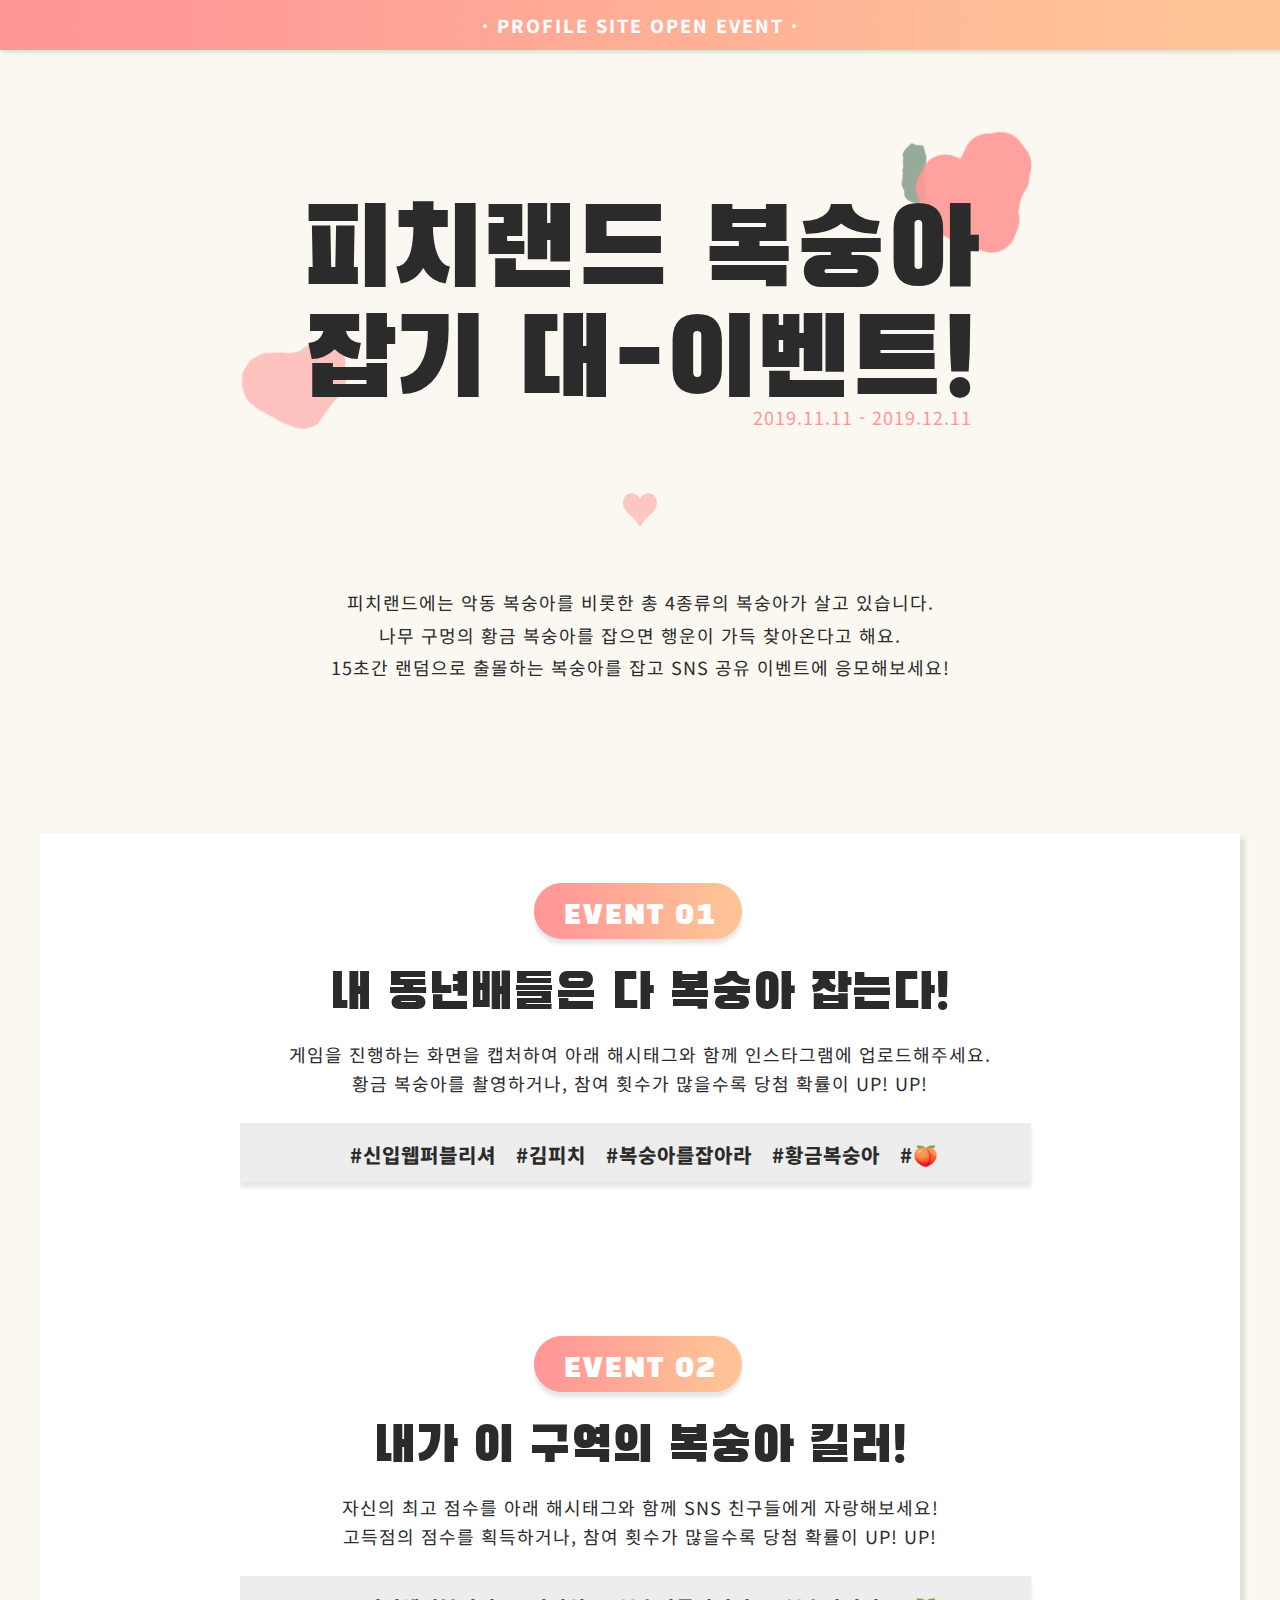
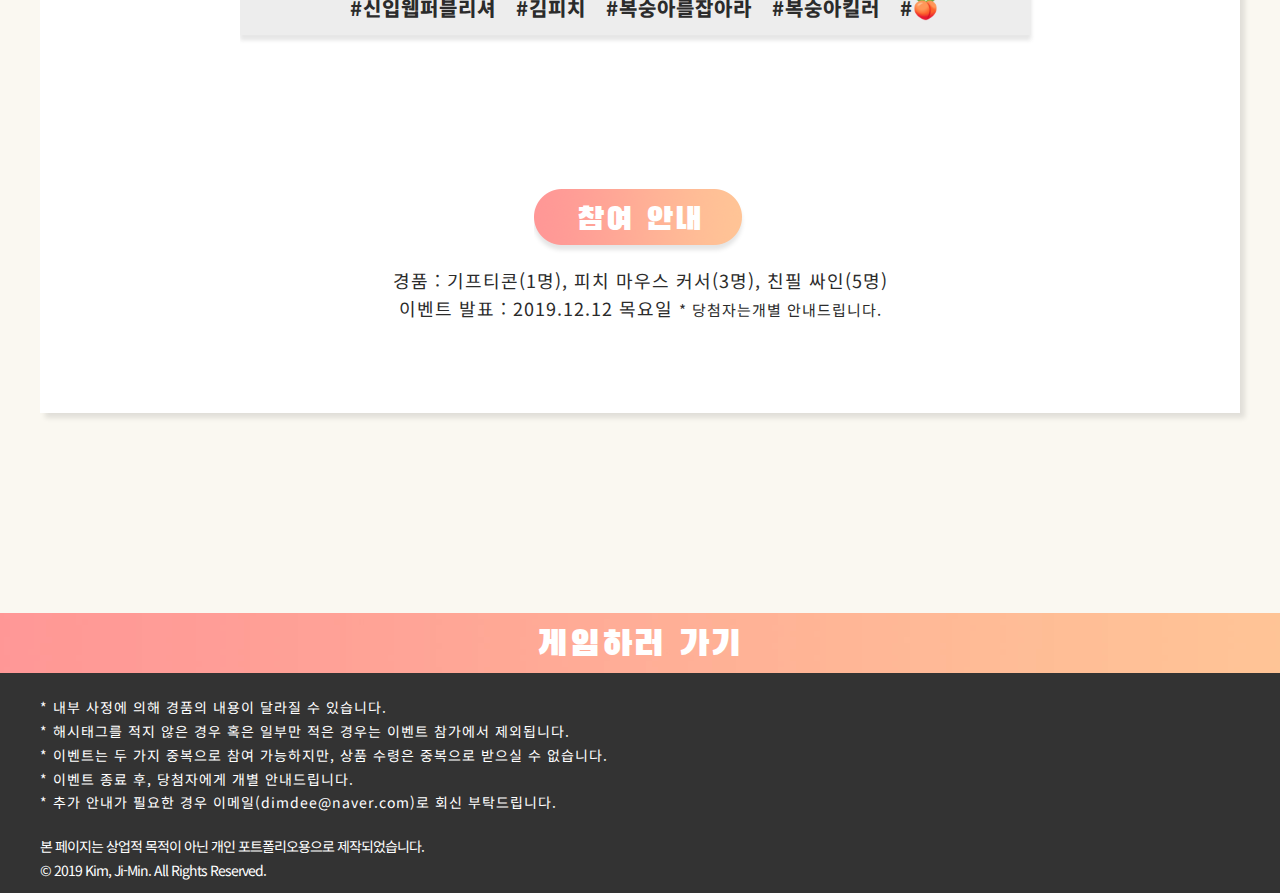
<file: index.html>
<!DOCTYPE html>
<html lang="ko">
<head>
  <meta charset="UTF-8">
  <title>피치랜드 복숭아를 잡아라!</title>
  <meta name="viewport" content="width=device-width, initial-scale=1.0">
  <meta http-equiv="X-UA-Compatible" content="ie=edge">
  <meta name="mobile-web-app-capable" content="yes">
  <link rel="shortcut icon" href="images/favicon.ico">
  <link rel="stylesheet" href="css/reset.css" />
  <link rel="stylesheet" href="css/style.css" />
  <script src="js/plugin/jquery-1.12.3.js"></script>
  <script src="js/plugin/jquery.easing.min.js"></script>
  <script src="js/function.js"></script>
</head>
<body>
  <div id="wrap">
    <header>
      <p>&middot; PROFILE SITE OPEN EVENT &middot;</p>
    </header><!--end og header-->
    <hr>

    <section>
      <div class="event">
        <h1 class="title">피치랜드 복숭아<br>잡기 대-이벤트!</h1>
        <h2 class="date">2019.11.11 - 2019.12.11</h2>

        <p>
          피치랜드에는 악동 복숭아를 비롯한 총 4종류의 복숭아가 살고 있습니다.<br>
          나무 구멍의 황금 복숭아를 잡으면 행운이 가득 찾아온다고 해요.<br>
          15초간 랜덤으로 출몰하는 복숭아를 잡고 SNS 공유 이벤트에 응모해보세요!
        </p>
      </div><!--end of event-->

      <div class="event-info">
        <ol>
          <li>
            <h2 class="title">EVENT <span class="num">01</span></h2>
            <h3>내 동년배들은 다 복숭아 잡는다!</h3>
            <p>
              게임을 진행하는 화면을 캡처하여 아래 해시태그와 함께 인스타그램에 업로드해주세요.<br>
              황금 복숭아를 촬영하거나, 참여 횟수가 많을수록 당첨 확률이 UP! UP!
            </p>

            <ul class="tag clearfix">
              <li>#신입웹퍼블리셔</li>
              <li>#김피치</li>
              <li>#복숭아를잡아라</li>
              <li>#황금복숭아</li>
              <li>#🍑</li>
            </ul>
          </li>

          <li>
            <h2 class="title">EVENT <span class="num">02</span></h2>
            <h3>내가 이 구역의 복숭아 킬러!</h3>
            <p>
              자신의 최고 점수를 아래 해시태그와 함께 SNS 친구들에게 자랑해보세요!<br>
              고득점의 점수를 획득하거나, 참여 횟수가 많을수록 당첨 확률이 UP! UP!
            </p>

            <ul class="tag clearfix">
              <li>#신입웹퍼블리셔</li>
              <li>#김피치</li>
              <li>#복숭아를잡아라</li>
              <li>#복숭아킬러</li>
              <li>#🍑</li>
            </ul>
          </li>

          <li>
            <h2 class="title">참여 안내</h2>
            <p>
              경품 : 기프티콘(1명), 피치 마우스 커서(3명), 친필 싸인(5명)<br>
              이벤트 발표 : 2019.12.12 목요일 <span class="notice">* 당첨자는개별 안내드립니다.</span>
            </p>
          </li>
        </ol>
      </div><!--end of event-info-->
    </section><!--end of section-->
    <hr>

    <div class="link">
      <a href="sub.html" class="linkOpen title">게임하러 가기</a>
    </div><!--end of link-->
    <hr>

    <footer>
      <p>
        * 내부 사정에 의해 경품의 내용이 달라질 수 있습니다.<br>
        * 해시태그를 적지 않은 경우 혹은 일부만 적은 경우는 이벤트 참가에서 제외됩니다.<br>
        * 이벤트는 두 가지 중복으로 참여 가능하지만, 상품 수령은 중복으로 받으실 수 없습니다.<br>
        * 이벤트 종료 후, 당첨자에게 개별 안내드립니다.<br>
        * 추가 안내가 필요한 경우 이메일(dimdee@naver.com)로 회신 부탁드립니다.
      </p>

      <address>
        본 페이지는 상업적 목적이 아닌 개인 포트폴리오용으로 제작되었습니다.<br>
        &copy; 2019 Kim, Ji-Min. All Rights Reserved.
      </address>
    </footer><!--end of footer-->
  </div>
</body>
</html>
</file>
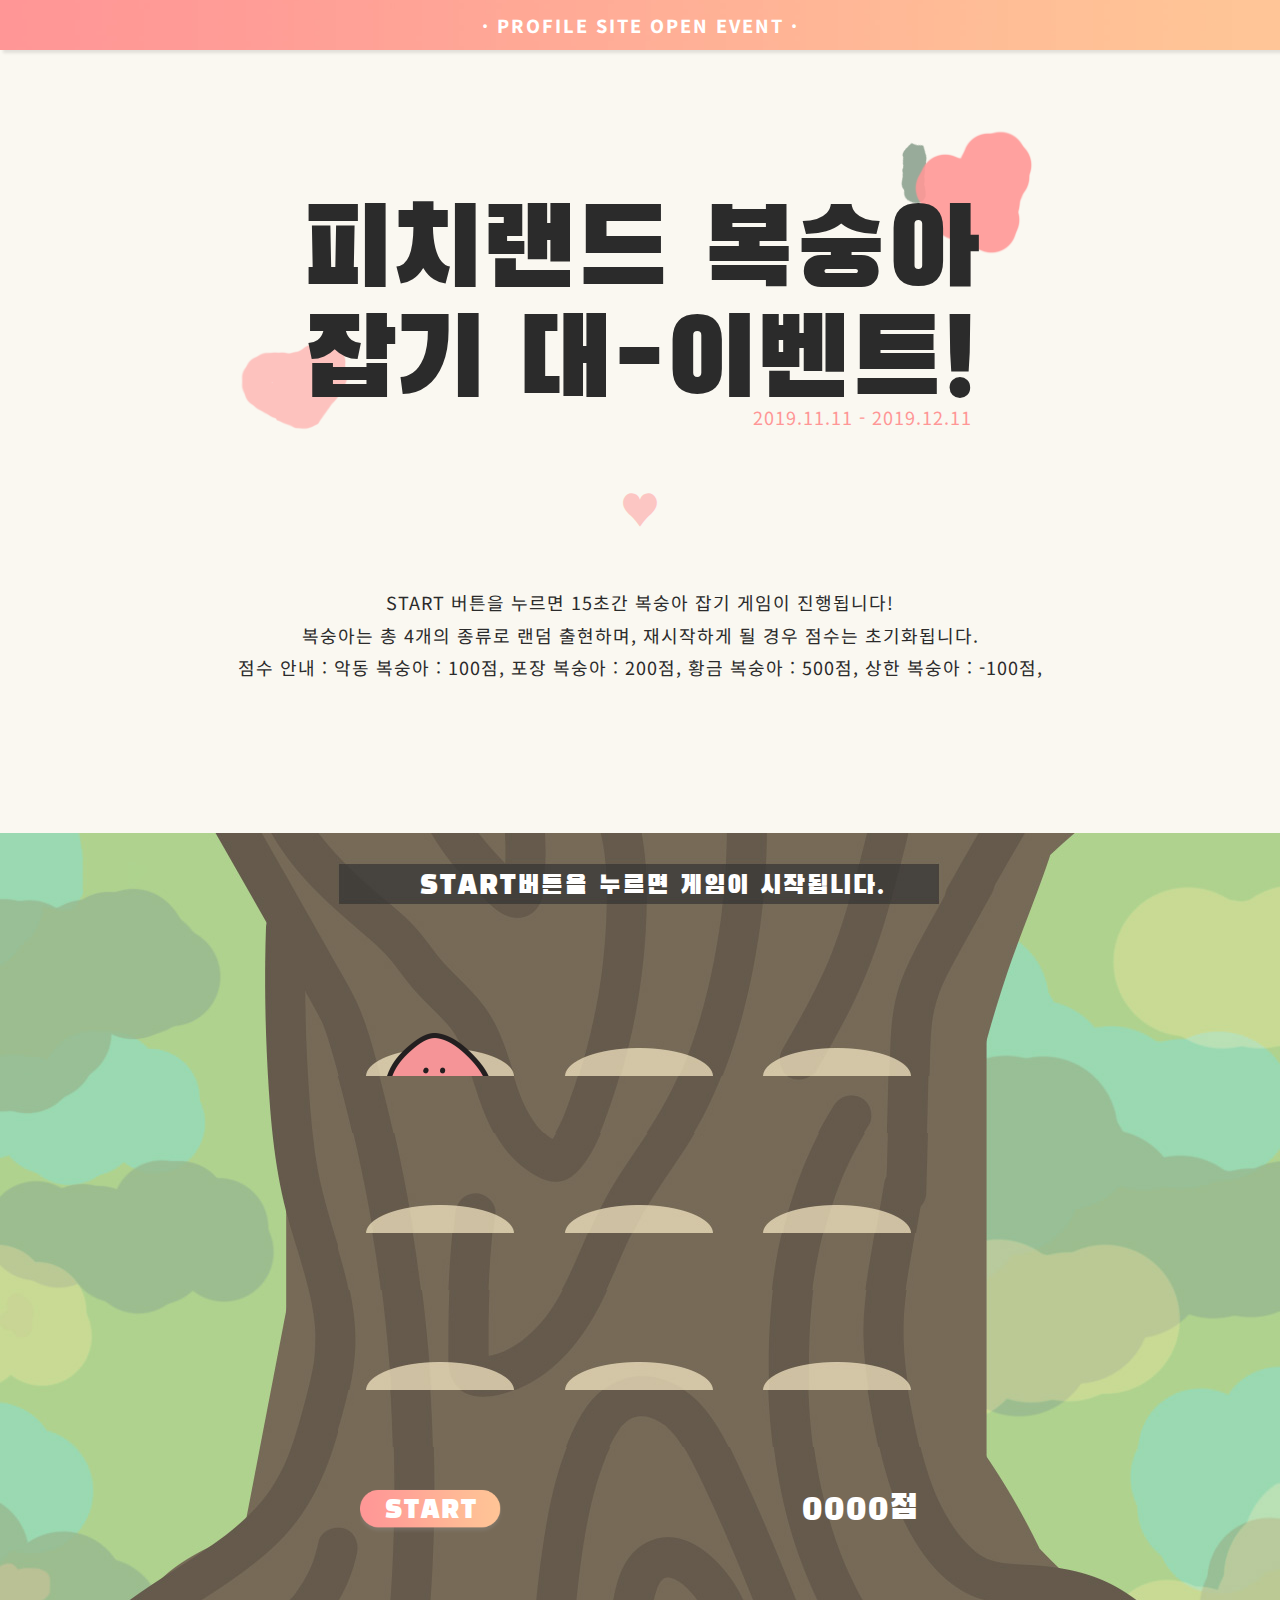
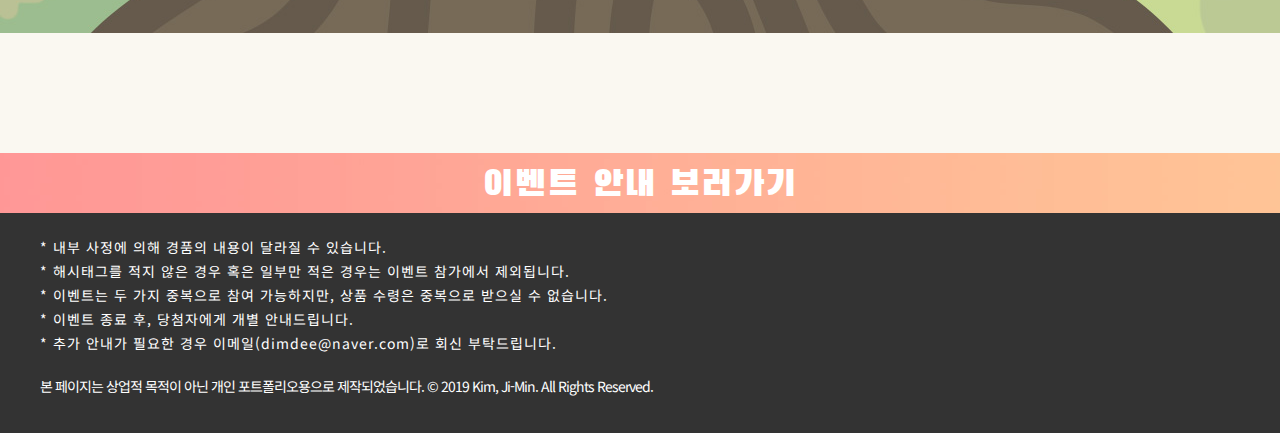
<file: sub.html>
<!DOCTYPE html>
<html lang="ko">
<head>
  <meta charset="UTF-8">
  <title>피치랜드 복숭아를 잡아라!</title>
  <meta name="viewport" content="width=device-width, initial-scale=1.0">
  <meta http-equiv="X-UA-Compatible" content="ie=edge">
  <meta name="mobile-web-app-capable" content="yes">
  <link rel="shortcut icon" href="images/favicon.ico">
  <link rel="stylesheet" href="css/reset.css" />
  <link rel="stylesheet" href="css/style.css" />
  <script src="js/plugin/jquery-1.12.3.js"></script>
  <script src="js/plugin/jquery.easing.min.js"></script>
  <script src="js/function.js"></script>
</head>
<body>
  <div id="wrap">
    <header>
      <p>&middot; PROFILE SITE OPEN EVENT &middot;</p>
    </header><!--end og header-->
    <hr>

  <section>
      <div class="event">
        <h1 class="title">피치랜드 복숭아<br>잡기 대-이벤트!</h1>
        <h2 class="date">2019.11.11 - 2019.12.11</h2>

        <p class="txt">
          START 버튼을 누르면 15초간 복숭아 잡기 게임이 진행됩니다!<br>
          복숭아는 총 4개의 종류로 랜덤 출현하며, 재시작하게 될 경우 점수는 초기화됩니다.<br>
          점수 안내 : 악동 복숭아 : 100점, 포장 복숭아 : 200점, 황금 복숭아 : 500점, 상한 복숭아 : -100점, <br>
        </p>
      </div><!--end of event-->
    </section><!--end of section-->
    <hr>

    <section class="game">
      <div class="container">
        <h2 class="title">START버튼을 누르면 게임이 시작됩니다.</h2>
    
        <div class="part part1"></div>
        <div class="part part2"></div>
        <div class="part part3"></div>
  
        <span class="frame">
          <img src="images/peach_normal_1.png" alt="복숭아">
        </span>
  
        <button title="버튼을 누르면 게임이 시작됩니다.">START</button>
        <strong class="score">0000점</strong>
      </div> 
    </section><!--end of game-->
    <hr>
    
    <div class="link">
      <a href="index.html" class="linkOpen title">이벤트 안내 보러가기</a>
    </div><!--end of link-->
    <hr>

    <footer>
      <p>
        * 내부 사정에 의해 경품의 내용이 달라질 수 있습니다.<br>
        * 해시태그를 적지 않은 경우 혹은 일부만 적은 경우는 이벤트 참가에서 제외됩니다.<br>
        * 이벤트는 두 가지 중복으로 참여 가능하지만, 상품 수령은 중복으로 받으실 수 없습니다.<br>
        * 이벤트 종료 후, 당첨자에게 개별 안내드립니다.<br>
        * 추가 안내가 필요한 경우 이메일(dimdee@naver.com)로 회신 부탁드립니다.
      </p>

      <address>
        본 페이지는 상업적 목적이 아닌 개인 포트폴리오용으로 제작되었습니다. &copy; 2019 Kim, Ji-Min. All Rights Reserved.
      </address>
    </footer><!--end of footer-->
  </div>
</body>
</html>
</file>
<file: css/style.css>
@charset "utf-8";
@import url('https://fonts.googleapis.com/css?family=Black+Han+Sans|Noto+Sans+KR&display=swap');

body{font-family: 'Noto Sans KR', sans-serif;  color: #2b2b2b; text-align:center; background-color:#faf8f1;}
.title{font-family: 'Black Han Sans', sans-serif; font-weight:normal;}
::selection{background-color:#ff9696; color:#fff;}
#wrap{width:100%;}

/* header */
header{width:100%; box-shadow:3px 3px 3px rgba(0,0,0,0.1);}
header>p{width:100%; height:50px; line-height:50px; font-size:18px; font-weight:800; color:#fff; letter-spacing:2px; background-image:url(../images/gradation_bg.jpg); background-position:center center; background-size:cover;}

/* section */
section{width:1200px; margin:0 auto;}
section>.event{margin-bottom:150px; background:url(../images/peach_bg_1.png) no-repeat 860px 80px, url(../images/peach_bg_2.png) no-repeat 200px 290px;}
section>.event>.title{padding-top:150px; font-size:110px; line-height:1; font-weight:normal;}
section>.event>.date{margin:-15px 0 0 445px; font-size:18px; font-weight:normal; letter-spacing:1px; color:#ff9696;}
section>.event>.date:after{content:'♥'; display:block; margin-left:-445px; padding:50px 0; color:#ff9696; opacity:0.5; font-size:40px; }
section>.event>p{font-size:18px; letter-spacing:1px; line-height:1.8;}

section>.event-info{margin-bottom:200px; background-color: #fff; box-shadow:5px 5px 5px rgba(0,0,0,0.1);}
section>.event-info>ol>li{padding-top:50px; margin-bottom:90px;}
section>.event-info>ol>li:last-child{padding-bottom:90px;}
section>.event-info>ol>li>.title{width:212px; height:67px; margin:0 auto 10px;  line-height:65px; font-size:27px; letter-spacing:2px; color:#fff; font-weight:normal; background-image:url(../images/title_bg.png); background-repeat:no-repeat;}
section>.event-info>ol>li:last-child>.title{font-size:32px;}
section>.event-info>ol>li>.title>.num{font-size:32px;}
section>.event-info>ol>li>h3{margin-bottom:10px; font-family:'Black Han Sans',sans-serif; font-weight:normal; font-size:50px;}
section>.event-info>ol>li>p{font-size:18px; letter-spacing:1px; line-height:1.6;}
section>.event-info>ol>li>p>.notice{font-size:15px;}
section>.event-info>ol>li>.tag{width:800px; height:73px; margin:25px auto 0; background-image:url(../images/tag_bg.png); background-position:center top; background-repeat:no-repeat; background-size:contain;}
section>.event-info>ol>li>.tag>li{float:left; margin-left:20px; line-height:63px; font-size:20px; font-weight: 800; letter-spacing:1px;}
section>.event-info>ol>li>.tag>li:first-child{margin-left:110px;}

/* link */
.link{width:100%; height:60px; background-image:url(../images/gradation_bg.jpg); background-size:cover; background-position:center center;}
.link>.title{display:block; width:100%; height:60px; padding-top:3px; line-height:60px; font-size:36px; font-weight:normal; color:#fff; letter-spacing:2px;}

/* footer */
footer{height:220px; color:#fff; background-color:#333;}
footer>p{width:1200px; padding-top:23px; margin:0 auto; text-align:left; font-size:14px; line-height:1.7; letter-spacing: 1px;}
footer>address{width:1200px; padding-top:20px; margin:0 auto; text-align:left; font-size:14px; line-height:1.7; letter-spacing:-1px;}


/* sub - section game */
.game{width:100%; height:800px; margin-bottom:120px; background-image:url(../images/grab_bg.jpg); background-size:auto 800px; background-position:center center; background-repeat:no-repeat;}
.game>.container{position:relative; width:600px; height:800px; margin:0 auto;}
.game>.container>h2{position:absolute; top:35px; left:50%; margin-left:-220px; text-align:center; font-size:26px; letter-spacing:2px; color:#fff;}
.game>.container>.part{position:absolute; left:-2px; z-index:1000; width:600px; height:57px; background-size:contain; background-position:center center;}
.game>.container>.part1{top:243px; background-image:url(../images/grab_on_1.jpg);}
.game>.container>.part2{top:400px; background-image:url(../images/grab_on_2.jpg);}
.game>.container>.part3{top:557px; background-image:url(../images/grab_on_3.jpg);}

.game>.container>.frame{position:absolute; top:197px; left:42px; width:112px; height:103px;;}
.game>.container>.frame>img{display:block; width:100%;}

.game>.container>button{position:absolute; bottom:100px; left:20px; outline:none; border:none; background:none; width:143px; height:45px; font-size:25px; letter-spacing:2px; font-family:'Black Han Sans',sans-serif; font-weight:normal; color:#fff; background-image:url(../images/title_bg.png); background-size:cover; background-position:center 2px;}
.game>.container>.score{position:absolute; bottom:100px; right:20px; display:block; font-size:34px; letter-spacing:2px; color:#fff; font-family:'Black Han Sans',sans-serif; font-weight:normal;}

/* 미디어쿼리 구문 작성 기준 - 태블릿 768px */
@media screen and (max-width:768px){
  /* header */
  header>p{height:60px; line-height:60px; font-size:22px; letter-spacing:3px;}
  
  /* section */
  section{width:100%; margin:0 auto;}
  section>.event{background:url(../images/peach_bg_1.png) no-repeat 580px 90px, url(../images/peach_bg_2.png) no-repeat 40px 270px;}
  section>.event>.title{font-size:100px;}
  section>.event>.date{margin:-10px 0 0 345px; font-size:22px;}
  section>.event>.date:after{margin-left:-345px;}
  section>.event>p{font-size:20px; letter-spacing:-2px; line-height:1.9;}

  section>.event-info{width:90%; margin:0 auto 200px;}
  section>.event-info>ol>li>.title{width:186px; height:57px; margin:0 auto 10px; line-height:48px; font-size:25px; letter-spacing:1px; background-size:auto 57px; background-position:center center;}
  section>.event-info>ol>li:last-child>.title{line-height:52px; font-size:29px;}
  section>.event-info>ol>li>.title>.num{font-size:30px;}
  section>.event-info>ol>li>h3{font-size:45px;}
  section>.event-info>ol>li>p{letter-spacing:-1px; line-height:1.9;}
  section>.event-info>ol>li>.tag{width:80%; height:51px; margin:25px auto 0; background-position:left top; background-size:568px auto;}
  section>.event-info>ol>li>.tag>li{float:left; margin-left:13px; line-height:41px; font-size:19px; letter-spacing:-1px;}
  section>.event-info>ol>li>.tag>li:first-child{margin-left:26px;}

  /* link */
  .link{height:100px;}
  .link>.title{height:100px; line-height:100px; font-size:40px; letter-spacing:3px;}

  /* footer */
  footer{height:260px; overflow:hidden;}
  footer>p{width:100%; padding-top:20px; padding-left:30px; font-size:16px; line-height:1.9; letter-spacing:-1px;}
  footer>address{width:100%; margin:0 auto; padding-top:20px; padding-left:30px; font-size:15px; line-height:1.9; letter-spacing:-1px;}
}
</file>
